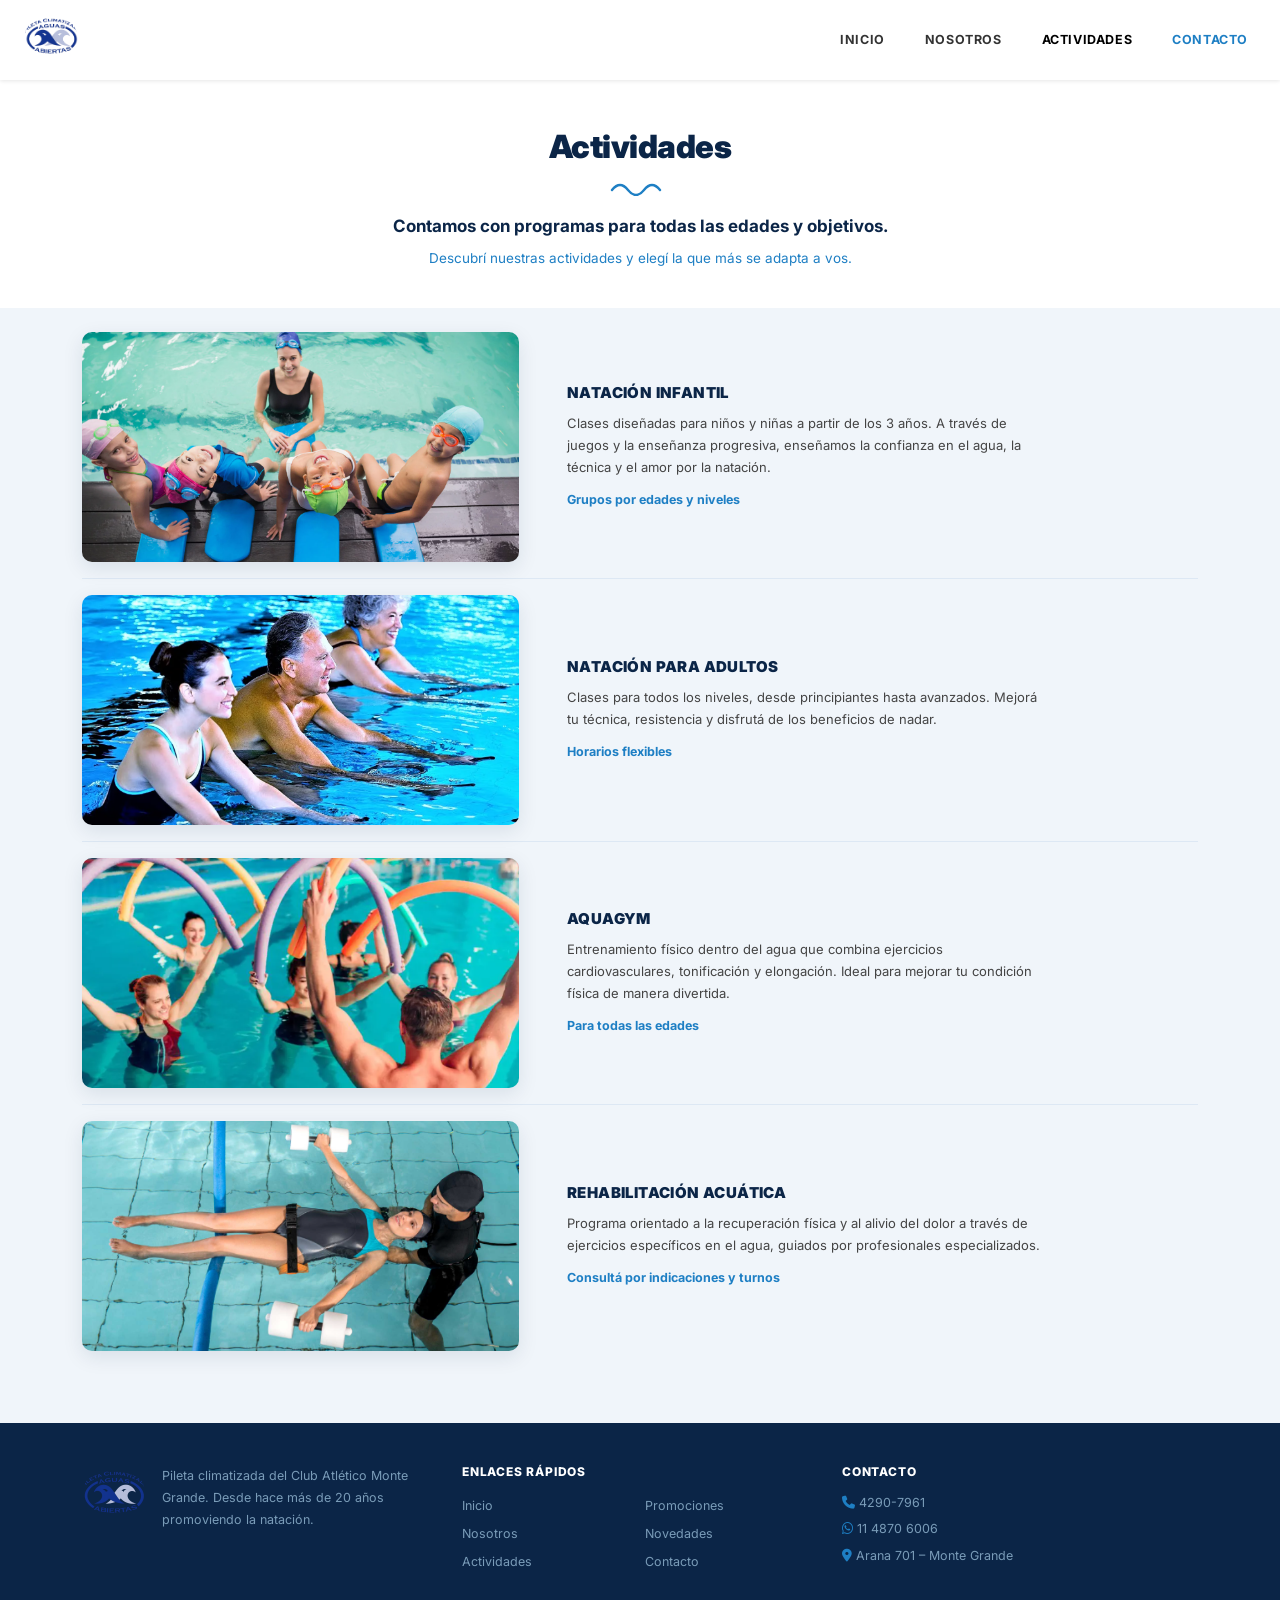
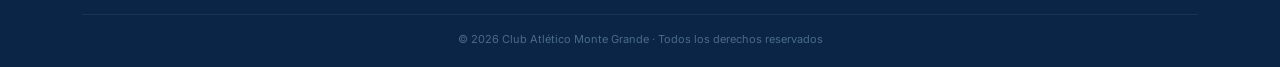
<file: actividades.html>
<!DOCTYPE html>
<html lang="es">
<head>
<meta charset="UTF-8">
<meta name="viewport" content="width=device-width, initial-scale=1.0">
<title>Actividades | Club Atlético Monte Grande</title>

<!-- 1) BOOTSTRAP 5 (siempre antes que el CSS propio) -->
<link href="https://cdn.jsdelivr.net/npm/bootstrap@5.3.3/dist/css/bootstrap.min.css" rel="stylesheet">

<!-- 2) FONT AWESOME -->
<link rel="stylesheet" href="https://cdnjs.cloudflare.com/ajax/libs/font-awesome/6.5.1/css/all.min.css">

<!-- 3) CSS COMPARTIDO DEL SITIO (topbar, navbar, footer) -->
<link rel="stylesheet" href="styles.css">

<!-- 4) CSS ESPECÍFICO SOLO PARA ACTIVIDADES -->
<link rel="stylesheet" href="actividades.css">
</head>
<body>

  <!-- ═══════════ NAVBAR ═══════════ -->
  <nav class="navbar navbar-expand-lg site-navbar sticky-top">
    <div class="container-fluid px-3 px-lg-4">
      <a class="navbar-brand" href="index.html">
        <img src="img/logo.png" alt="Club Atlético Monte Grande" class="site-navbar-logo">
      </a>
      <button class="navbar-toggler" type="button" data-bs-toggle="collapse" data-bs-target="#navMenu"
        aria-controls="navMenu" aria-expanded="false" aria-label="Abrir menú">
        <span class="navbar-toggler-icon"></span>
      </button>
      <div class="collapse navbar-collapse" id="navMenu">
        <ul class="navbar-nav ms-lg-auto mb-2 mb-lg-0 gap-lg-4 text-center text-lg-start">
          <li class="nav-item"><a class="nav-link" href="index.html">Inicio</a></li>
          <li class="nav-item"><a class="nav-link" href="nosotros.html">Nosotros</a></li>
          <li class="nav-item"><a class="nav-link active" href="actividades.html">Actividades</a></li>
          <li class="nav-item"><a class="nav-link site-navbar-contact" href="contacto.html">Contacto</a></li>
        </ul>
      </div>
    </div>
  </nav>

  <!-- ═══════════ HERO / TÍTULO ═══════════ -->
  <section class="actividades-hero text-center">
    <div class="container">
      <h1 class="actividades-hero-title">Actividades</h1>
      <svg class="actividades-hero-wave mx-auto d-block" width="60" height="20" viewBox="0 0 60 20" xmlns="http://www.w3.org/2000/svg">
        <path d="M2 14 Q10 4 18 14 T34 14 T50 14" stroke="#1e7fc4" stroke-width="2.4" fill="none" stroke-linecap="round"/>
      </svg>
      <p class="actividades-hero-lead">Contamos con programas para todas las edades y objetivos.</p>
      <p class="actividades-hero-sub">Descubrí nuestras actividades y elegí la que más se adapta a vos.</p>
    </div>
  </section>

  <!-- ═══════════ LISTADO DE ACTIVIDADES ═══════════ -->
  <section class="actividades-list">
    <div class="container">

      <div class="row align-items-center g-4 g-lg-5 actividad-row">
        <div class="col-lg-5">
          <div class="actividad-image-wrap">
            <img src="img/infantil.png" alt="Natación Infantil"
              onerror="this.src='https://placehold.co/400x260/1356a2/fff?text=Natación+Infantil'">
          </div>
        </div>
        <div class="col-lg-7">
          <h3 class="actividad-title">Natación infantil</h3>
          <p class="actividad-desc">
            Clases diseñadas para niños y niñas a partir de los 3 años.
            A través de juegos y la enseñanza progresiva, enseñamos
            la confianza en el agua, la técnica y el amor por la natación.
          </p>
          <span class="actividad-tag">Grupos por edades y niveles</span>
        </div>
      </div>

      <hr class="actividad-divider">

      <div class="row align-items-center g-4 g-lg-5 actividad-row">
        <div class="col-lg-5">
          <div class="actividad-image-wrap">
            <img src="img/adultos.png" alt="Natación para Adultos"
              onerror="this.src='https://placehold.co/400x260/1356a2/fff?text=Natación+Adultos'">
          </div>
        </div>
        <div class="col-lg-7">
          <h3 class="actividad-title">Natación para adultos</h3>
          <p class="actividad-desc">
            Clases para todos los niveles, desde principiantes hasta
            avanzados. Mejorá tu técnica, resistencia y disfrutá de
            los beneficios de nadar.
          </p>
          <span class="actividad-tag">Horarios flexibles</span>
        </div>
      </div>

      <hr class="actividad-divider">

      <div class="row align-items-center g-4 g-lg-5 actividad-row">
        <div class="col-lg-5">
          <div class="actividad-image-wrap">
            <img src="img/aquagym.png" alt="Aquagym"
              onerror="this.src='https://placehold.co/400x260/1356a2/fff?text=Aquagym'">
          </div>
        </div>
        <div class="col-lg-7">
          <h3 class="actividad-title">Aquagym</h3>
          <p class="actividad-desc">
            Entrenamiento físico dentro del agua que combina ejercicios
            cardiovasculares, tonificación y elongación. Ideal para
            mejorar tu condición física de manera divertida.
          </p>
          <span class="actividad-tag">Para todas las edades</span>
        </div>
      </div>

      <hr class="actividad-divider">

      <div class="row align-items-center g-4 g-lg-5 actividad-row">
        <div class="col-lg-5">
          <div class="actividad-image-wrap">
            <img src="img/rehabilitacion.png" alt="Rehabilitación Acuática"
              onerror="this.src='https://placehold.co/400x260/1356a2/fff?text=Rehabilitación'">
          </div>
        </div>
        <div class="col-lg-7">
          <h3 class="actividad-title">Rehabilitación acuática</h3>
          <p class="actividad-desc">
            Programa orientado a la recuperación física y al alivio del
            dolor a través de ejercicios específicos en el agua, guiados
            por profesionales especializados.
          </p>
          <span class="actividad-tag">Consultá por indicaciones y turnos</span>
        </div>
      </div>

    </div>
  </section>

  <!-- ═══════════ FOOTER ═══════════ -->
  <footer class="footer-site">
    <div class="container">
      <div class="row g-4 footer-site-grid">

        <div class="col-lg-4">
          <div class="d-flex align-items-start gap-3">
            <img src="img/logo.png" alt="Logo" class="footer-site-logo flex-shrink-0">
            <p class="footer-site-text mb-0">
              Pileta climatizada del Club Atlético Monte Grande.
              Desde hace más de 20 años promoviendo la natación.
            </p>
          </div>
        </div>

        <div class="col-lg-4 col-sm-6">
          <h4 class="footer-site-heading">Enlaces rápidos</h4>
          <ul class="footer-site-links list-unstyled row row-cols-2">
            <li class="col"><a href="index.html">Inicio</a></li>
            <li class="col"><a href="#">Promociones</a></li>
            <li class="col"><a href="nosotros.html">Nosotros</a></li>
            <li class="col"><a href="#">Novedades</a></li>
            <li class="col"><a href="actividades.html">Actividades</a></li>
            <li class="col"><a href="contacto.html">Contacto</a></li>
          </ul>
        </div>

        <div class="col-lg-4 col-sm-6">
          <h4 class="footer-site-heading">Contacto</h4>
          <div class="footer-site-contact d-flex flex-column gap-2">
            <div><i class="fa-solid fa-phone footer-site-icon"></i> 4290-7961</div>
            <div><i class="fa-brands fa-whatsapp footer-site-icon"></i> 11 4870 6006</div>
            <div><i class="fa-solid fa-location-dot footer-site-icon"></i> Arana 701 – Monte Grande</div>
          </div>
        </div>

      </div>

      <div class="footer-site-bottom text-center">
        © 2026 Club Atlético Monte Grande · Todos los derechos reservados
      </div>
    </div>
  </footer>

  <!-- BOOTSTRAP BUNDLE (necesario para navbar-toggler y collapse) -->
  <script src="https://cdn.jsdelivr.net/npm/bootstrap@5.3.3/dist/js/bootstrap.bundle.min.js"></script>
</body>
</html>
</file>
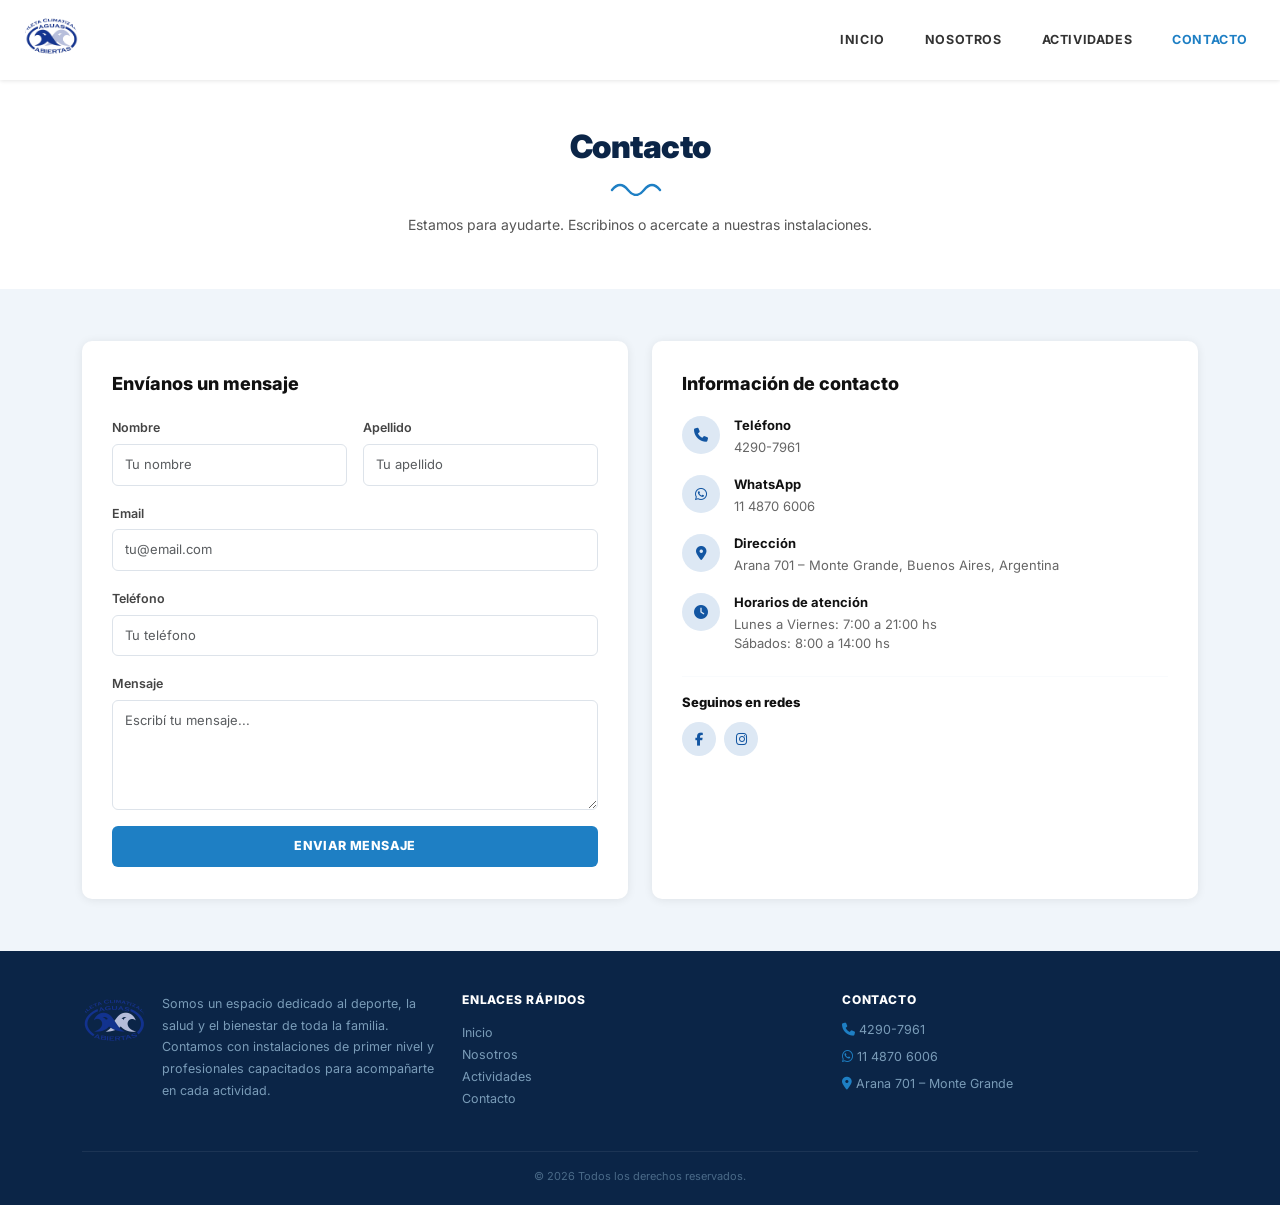
<file: contacto.html>
<!DOCTYPE html>
<html lang="es">
<head>
  <meta charset="UTF-8">
  <meta name="viewport" content="width=device-width, initial-scale=1.0">
  <title>Contacto | Club Atlético Monte Grande</title>

  <link href="https://cdn.jsdelivr.net/npm/bootstrap@5.3.3/dist/css/bootstrap.min.css" rel="stylesheet">
  <link rel="stylesheet" href="https://cdnjs.cloudflare.com/ajax/libs/font-awesome/6.5.1/css/all.min.css">
  <link rel="stylesheet" href="styles.css">
  <link rel="stylesheet" href="contacto.css">
</head>

<body>

<nav class="navbar navbar-expand-lg site-navbar sticky-top">
  <div class="container-fluid px-3 px-lg-4">
    <a class="navbar-brand" href="index.html">
      <img src="img/logo.png" alt="Club Atlético Monte Grande" class="site-navbar-logo">
    </a>

    <button class="navbar-toggler" type="button" data-bs-toggle="collapse" data-bs-target="#navMenu">
      <span class="navbar-toggler-icon"></span>
    </button>

    <div class="collapse navbar-collapse" id="navMenu">
      <ul class="navbar-nav ms-lg-auto mb-2 mb-lg-0 gap-lg-4 text-center text-lg-start">
        <li class="nav-item"><a class="nav-link" href="index.html">Inicio</a></li>
        <li class="nav-item"><a class="nav-link" href="nosotros.html">Nosotros</a></li>
        <li class="nav-item"><a class="nav-link" href="actividades.html">Actividades</a></li>
        <li class="nav-item"><a class="nav-link site-navbar-contact" href="contacto.html">Contacto</a></li>
      </ul>
    </div>
  </div>
</nav>

<section class="contact-hero text-center">
  <div class="container">
    <h1 class="contact-hero-title">Contacto</h1>

    <svg class="contact-hero-wave mx-auto d-block" width="60" height="20" viewBox="0 0 60 20">
      <path d="M2 14 Q10 4 18 14 T34 14 T50 14"
        stroke="#1e7fc4" stroke-width="2.4" fill="none" stroke-linecap="round"/>
    </svg>

    <p class="contact-hero-text mx-auto">
      Estamos para ayudarte. Escribinos o acercate a nuestras instalaciones.
    </p>
  </div>
</section>

<section class="contact-section">
  <div class="container">
    <div class="row g-4 justify-content-center">

      <div class="col-lg-6">
        <div class="contact-card h-100">
          <h2 class="contact-card-title">Envíanos un mensaje</h2>

          <form 
            class="contact-form"
            name="contacto"
            method="POST"
            data-netlify="true"
            netlify-honeypot="bot-field"
            action="/gracias.html">

            <input type="hidden" name="form-name" value="contacto">

            <p class="d-none">
              <label>No completar este campo: <input name="bot-field"></label>
            </p>

            <div class="row g-3">
              <div class="col-sm-6">
                <label for="nombre" class="form-label">Nombre</label>
                <input type="text" class="form-control" id="nombre" name="nombre" placeholder="Tu nombre" required>
              </div>

              <div class="col-sm-6">
                <label for="apellido" class="form-label">Apellido</label>
                <input type="text" class="form-control" id="apellido" name="apellido" placeholder="Tu apellido" required>
              </div>

              <div class="col-12">
                <label for="email" class="form-label">Email</label>
                <input type="email" class="form-control" id="email" name="email" placeholder="tu@email.com" required>
              </div>

              <div class="col-12">
                <label for="telefono" class="form-label">Teléfono</label>
                <input type="tel" class="form-control" id="telefono" name="telefono" placeholder="Tu teléfono">
              </div>

              <div class="col-12">
                <label for="mensaje" class="form-label">Mensaje</label>
                <textarea class="form-control" id="mensaje" name="mensaje" rows="4" placeholder="Escribí tu mensaje..." required></textarea>
              </div>

              <div class="col-12">
                <button type="submit" class="btn contact-submit-btn w-100">
                  Enviar mensaje
                </button>
              </div>
            </div>
          </form>

        </div>
      </div>

      <div class="col-lg-6">
        <div class="contact-card h-100">
          <h2 class="contact-card-title">Información de contacto</h2>

          <div class="contact-info-list">
            <div class="contact-info-item d-flex align-items-start">
              <div class="contact-info-icon flex-shrink-0">
                <i class="fa-solid fa-phone"></i>
              </div>
              <div class="contact-info-text">
                <strong>Teléfono</strong>
                <span>4290-7961</span>
              </div>
            </div>

            <div class="contact-info-item d-flex align-items-start">
              <div class="contact-info-icon flex-shrink-0">
                <i class="fa-brands fa-whatsapp"></i>
              </div>
              <div class="contact-info-text">
                <strong>WhatsApp</strong>
                <span>11 4870 6006</span>
              </div>
            </div>

            <div class="contact-info-item d-flex align-items-start">
              <div class="contact-info-icon flex-shrink-0">
                <i class="fa-solid fa-location-dot"></i>
              </div>
              <div class="contact-info-text">
                <strong>Dirección</strong>
                <span>Arana 701 – Monte Grande, Buenos Aires, Argentina</span>
              </div>
            </div>

            <div class="contact-info-item d-flex align-items-start">
              <div class="contact-info-icon flex-shrink-0">
                <i class="fa-solid fa-clock"></i>
              </div>
              <div class="contact-info-text">
                <strong>Horarios de atención</strong>
                <span>Lunes a Viernes: 7:00 a 21:00 hs</span>
                <span>Sábados: 8:00 a 14:00 hs</span>
              </div>
            </div>
          </div>

          <hr class="contact-info-divider">

          <h3 class="contact-social-title">Seguinos en redes</h3>

          <div class="contact-social-icons d-flex gap-2">
            <a href="https://www.facebook.com/share/1HTtkUSkPh/?mibextid=wwXIfr" aria-label="Facebook" target="_blank">
              <i class="fa-brands fa-facebook-f"></i>
            </a>

            <a href="https://www.instagram.com/piletaaguasabiertas/?hl=es" aria-label="Instagram" target="_blank">
              <i class="fa-brands fa-instagram"></i>
            </a>
          </div>

        </div>
      </div>

    </div>
  </div>
</section>

<footer class="footer-site">
  <div class="container">
    <div class="row g-4 footer-site-grid">

      <div class="col-lg-4">
        <div class="d-flex align-items-start gap-3">
          <img src="img/logo.png" alt="Logo" class="footer-site-logo flex-shrink-0">
          <p class="footer-site-text mb-0">
            Somos un espacio dedicado al deporte, la salud y el bienestar de toda la familia.
            Contamos con instalaciones de primer nivel y profesionales capacitados
            para acompañarte en cada actividad.
          </p>
        </div>
      </div>

      <div class="col-lg-4 col-sm-6">
        <h4 class="footer-site-heading">Enlaces rápidos</h4>
        <ul class="footer-site-links list-unstyled">
          <li><a href="index.html">Inicio</a></li>
          <li><a href="nosotros.html">Nosotros</a></li>
          <li><a href="actividades.html">Actividades</a></li>
          <li><a href="contacto.html">Contacto</a></li>
        </ul>
      </div>

      <div class="col-lg-4 col-sm-6">
        <h4 class="footer-site-heading">Contacto</h4>
        <div class="footer-site-contact d-flex flex-column gap-2">
          <div><i class="fa-solid fa-phone footer-site-icon"></i> 4290-7961</div>
          <div><i class="fa-brands fa-whatsapp footer-site-icon"></i> 11 4870 6006</div>
          <div><i class="fa-solid fa-location-dot footer-site-icon"></i> Arana 701 – Monte Grande</div>
        </div>
      </div>

    </div>

    <div class="footer-site-bottom text-center">
      © 2026 Todos los derechos reservados.
    </div>
  </div>
</footer>

<script src="https://cdn.jsdelivr.net/npm/bootstrap@5.3.3/dist/js/bootstrap.bundle.min.js"></script>

</body>
</html>
</file>
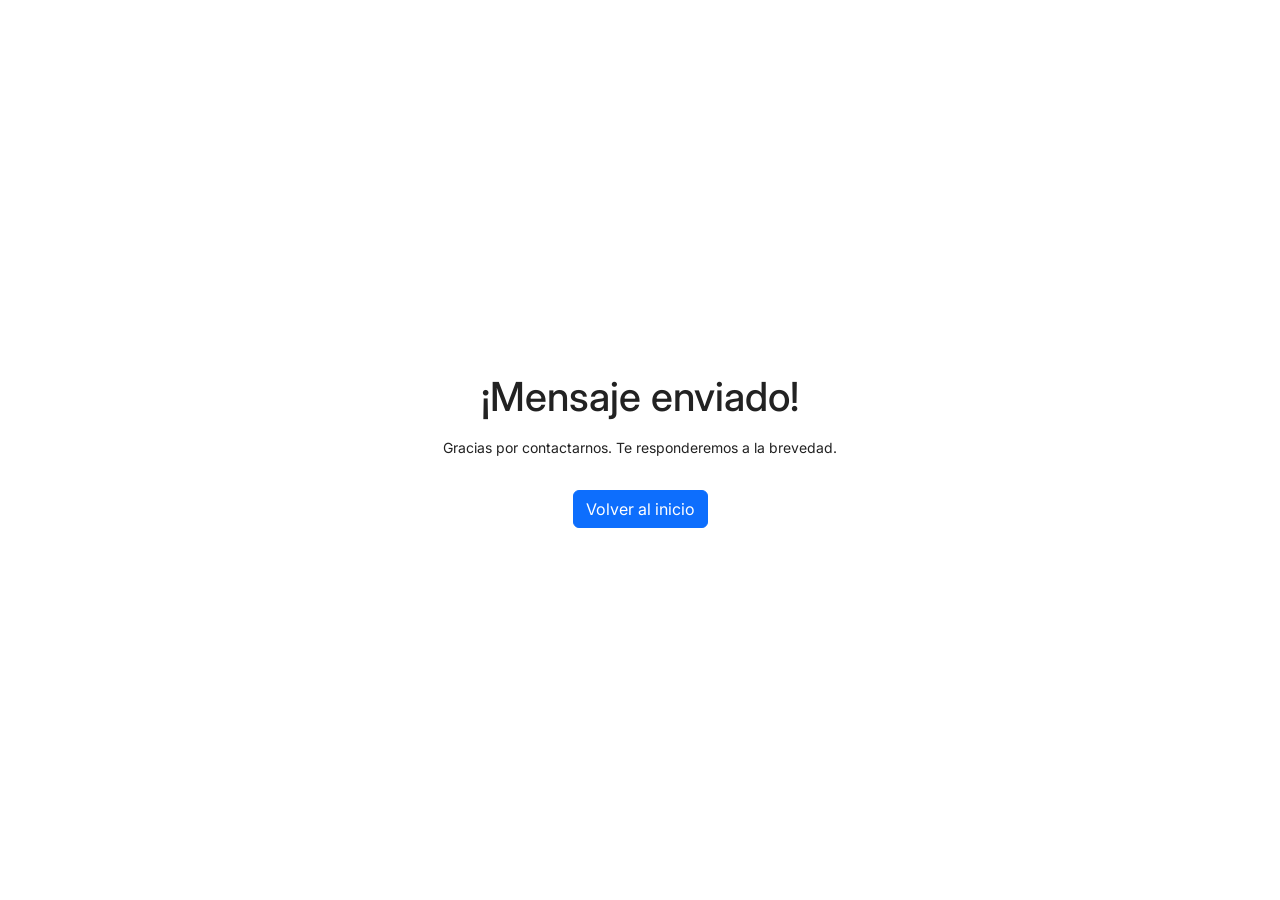
<file: gracias.html>
<!DOCTYPE html>
<html lang="es">
<head>
  <meta charset="UTF-8">
  <meta name="viewport" content="width=device-width, initial-scale=1.0">
  <title>Mensaje enviado</title>

  <link href="https://cdn.jsdelivr.net/npm/bootstrap@5.3.3/dist/css/bootstrap.min.css" rel="stylesheet">
  <link rel="stylesheet" href="styles.css">
</head>

<body>

  <main class="container min-vh-100 d-flex align-items-center justify-content-center text-center">
    <div>
      <h1>¡Mensaje enviado!</h1>
      <p class="mt-3">Gracias por contactarnos. Te responderemos a la brevedad.</p>
      <a href="index.html" class="btn btn-primary mt-3">Volver al inicio</a>
    </div>
  </main>

</body>
</html>
</file>
<file: styles.css>
@import url('https://fonts.googleapis.com/css2?family=Inter:wght@400;500;600;700;800;900&display=swap');

/* ══════════════════════════════════════════════════════════
   STYLES.CSS — Identidad visual compartida del sitio.
   Se carga DESPUÉS de Bootstrap 5 para sobrescribir solo
   lo necesario (colores, tipografía, tarjetas, botones).
   La estructura (grid/responsive) la resuelve Bootstrap.
   ══════════════════════════════════════════════════════════ */

:root {
  --cam-navy: #0b2547;
  --cam-navy-dark: #1a1a2e;
  --cam-blue: #1356a2;
  --cam-blue-light: #1e7fc4;
  --cam-sky: #b8d8f0;
  --cam-sky-soft: #dde8f4;
}

body {
  font-family: 'Inter', sans-serif;
  font-size: 14px;
  color: #222;
  background: #fff;
}

/* ─── TOP BAR ─────────────────────────────── */
.site-topbar {
  background: var(--cam-navy-dark);
  color: #ccc;
  font-size: 11.5px;
}
.site-topbar-info span {
  display: inline-flex;
  align-items: center;
  gap: 5px;
}
.site-topbar-info .phone-icon { color: #e44; font-size: 10px; }
.site-topbar-info .mobile-icon,
.site-topbar-info .pin-icon { color: #ccc; font-size: 10px; }
.site-topbar-social a {
  color: #aaa;
  text-decoration: none;
  font-size: 12px;
  width: 20px;
  height: 20px;
  display: inline-flex;
  align-items: center;
  justify-content: center;
  border: 1px solid #444;
  border-radius: 3px;
}
.site-topbar-social a:hover { color: #fff; border-color: #888; }

/* ─── NAVBAR ─────────────────────────────── */
.site-navbar {
  background: #fff;
  padding-top: .5rem;
  padding-bottom: .5rem;
  box-shadow: 0 1px 4px rgba(0,0,0,0.1);
}
.site-navbar-logo {
  width: 54px;
  height: 54px;
  border-radius: 50%;
  object-fit: cover;
}
.site-navbar .nav-link {
  color: #333;
  font-size: 12.5px;
  font-weight: 700;
  letter-spacing: 0.6px;
  text-transform: uppercase;
}
.site-navbar .nav-link:hover { color: var(--cam-blue); }
.site-navbar .nav-link.site-navbar-contact { color: var(--cam-blue-light); }

/* ─── HERO ─────────────────────────────── */
.hero {
  position: relative;
  min-height: 320px;
  background:
    linear-gradient(to right, rgba(8,28,55,0.88) 35%, rgba(8,28,55,0.35) 70%, rgba(8,28,55,0.1) 100%),
    url('img/background.jpg') center/cover no-repeat;
  display: flex;
  align-items: center;
  padding: 52px 0;
  color: #fff;
  overflow: hidden;
}
.hero h1 {
  font-size: 38px;
  font-weight: 900;
  line-height: 1.15;
  margin-bottom: 14px;
  letter-spacing: -0.5px;
  color: #fff;
}
.hero-subtitle-ghost {
  font-size: 14px;
  color: rgba(180,210,240,0.5);
  margin-bottom: 2px;
  font-style: italic;
}
.hero p.sub {
  font-size: 13.5px;
  color: #b8d8f0;
  margin-bottom: 26px;
  line-height: 1.6;
  max-width: 380px;
}
.btn-blue {
  background: var(--cam-blue-light);
  color: #fff;
  padding: 10px 22px;
  border: none;
  border-radius: 3px;
  font-size: 12px;
  font-weight: 800;
  cursor: pointer;
  text-transform: uppercase;
  letter-spacing: 0.4px;
  display: inline-flex;
  align-items: center;
  gap: 8px;
  text-decoration: none;
}
.btn-blue:hover { background: #176aaa; color: #fff; }
.btn-blue .arrow { font-size: 14px; }
.btn-ghost {
  background: transparent;
  color: rgba(255,255,255,0.85);
  padding: 10px 20px;
  border: 1.5px solid rgba(255,255,255,0.55);
  border-radius: 3px;
  font-size: 12px;
  font-weight: 700;
  cursor: pointer;
  text-transform: uppercase;
  text-decoration: none;
  display: inline-flex;
  align-items: center;
  gap: 6px;
}
.btn-ghost:hover { background: rgba(255,255,255,0.1); color: #fff; }

/* ─── STATS BAR ─────────────────────────── */
.stats-bar {
  background: #fff;
  padding: 26px 0;
  border-bottom: 1px solid #e5edf5;
}
.stat-icon {
  color: var(--cam-blue);
  opacity: 0.75;
  line-height: 1;
}
.stat-number {
  font-size: 19px;
  font-weight: 800;
  color: #1a1a1a;
  line-height: 1.1;
}
.stat-label {
  font-size: 11.5px;
  color: #777;
  margin-top: 1px;
}

/* ─── ACTIVITIES ─────────────────────────── */
.activities-section {
  background: #f0f5fa;
  padding: 48px 0 52px;
}
.section-heading {
  font-size: 19px;
  font-weight: 900;
  text-transform: uppercase;
  color: #1a1a1a;
  letter-spacing: 1.5px;
  margin-bottom: 32px;
}
.activity-card {
  background: #fff;
  border-radius: 6px;
  overflow: hidden;
  box-shadow: 0 1px 6px rgba(0,0,0,0.08);
  text-align: left;
  transition: box-shadow 0.2s, transform 0.2s;
}
.activity-card:hover {
  box-shadow: 0 4px 18px rgba(0,0,0,0.13);
  transform: translateY(-3px);
}
.activity-card img {
  width: 100%;
  height: 145px;
  object-fit: cover;
  display: block;
}
.activity-card-body {
  padding: 14px 14px 18px;
}
.activity-card-title {
  font-size: 12.5px;
  font-weight: 900;
  text-transform: uppercase;
  color: #111;
  margin-bottom: 7px;
  letter-spacing: 0.3px;
}
.activity-card-desc {
  font-size: 12px;
  color: #666;
  line-height: 1.65;
}

/* ─── WHY US ─────────────────────────────── */
.why-section {
  background: #fff;
  padding: 50px 0;
}
.why-image-wrap {
  height: 240px;
  border-radius: 8px;
  overflow: hidden;
  background: #c8d8e8;
}
.why-image-wrap img {
  width: 100%;
  height: 100%;
  object-fit: cover;
  display: block;
}
.why-title {
  font-size: 17px;
  font-weight: 900;
  text-transform: uppercase;
  color: #111;
  letter-spacing: 0.8px;
  margin-bottom: 20px;
}
.why-list {
  list-style: none;
  display: flex;
  flex-direction: column;
  gap: 10px;
  margin: 0;
  padding: 0;
}
.why-list li {
  position: relative;
  padding-left: 20px;
  font-size: 13px;
  color: #444;
  line-height: 1.5;
}
.why-list li::before {
  content: '';
  position: absolute;
  left: 0;
  top: 6px;
  width: 9px;
  height: 9px;
  border-radius: 50%;
  background: var(--cam-blue-light);
}
.dots-grid {
  display: grid;
  grid-template-columns: repeat(5, 10px);
  gap: 8px;
}
.dot {
  width: 10px;
  height: 10px;
  border-radius: 50%;
  background: var(--cam-sky-soft);
}

/* ─── CTA BANNER ─────────────────────────── */
.cta-banner-wrapper {
  background: #fff;
  padding: 10px 0 50px;
  position: relative;
  z-index: 2;
}
.cta-banner {
  background: #1a5db8;
  padding: 24px 28px;
  border-radius: 6px;
  box-shadow: 0 8px 28px rgba(19,86,162,0.28);
}
.cta-avatar {
  width: 52px;
  height: 52px;
  border-radius: 50%;
  background: #fff;
  display: flex;
  align-items: center;
  justify-content: center;
  overflow: hidden;
}
.cta-avatar-placeholder {
  width: 32px;
  height: 32px;
  border-radius: 50%;
  background: #b0c8e8;
}
.cta-text h3 {
  color: #fff;
  font-size: 16px;
  font-weight: 800;
  margin-bottom: 3px;
}
.cta-text p {
  color: #a8ccea;
  font-size: 12.5px;
  margin: 0;
}
.btn-whatsapp {
  background: #fff;
  color: var(--cam-blue);
  padding: 11px 26px;
  border: none;
  border-radius: 3px;
  font-size: 12px;
  font-weight: 800;
  text-transform: uppercase;
  letter-spacing: 0.4px;
  cursor: pointer;
  display: inline-flex;
  align-items: center;
  gap: 8px;
  text-decoration: none;
  white-space: nowrap;
}
.btn-whatsapp:hover { background: #e4f0fb; color: var(--cam-blue); }
.btn-whatsapp::before { content: '✉'; font-size: 13px; }

/* ─── FOOTER (compartido) ─────────────────────────────── */
.footer-site {
  background: var(--cam-navy);
  color: #8aaec8;
  padding: 42px 0 20px;
}
.footer-site-grid { margin-bottom: 26px; }
.footer-site-logo {
  width: 64px;
  height: 64px;
  border-radius: 50%;
  object-fit: cover;
}
.footer-site-text {
  font-size: 12.5px;
  line-height: 1.75;
  color: #7a9cb8;
}
.footer-site-heading {
  color: #fff;
  font-size: 12px;
  font-weight: 800;
  text-transform: uppercase;
  letter-spacing: 0.8px;
  margin-bottom: 14px;
}
.footer-site-links { --bs-gutter-x: 10px; row-gap: 6px; }
.footer-site-links a {
  color: #7a9cb8;
  text-decoration: none;
  font-size: 12.5px;
  line-height: 1.6;
}
.footer-site-links a:hover { color: #fff; }
.footer-site-contact {
  font-size: 12.5px;
  color: #7a9cb8;
}
.footer-site-contact .fc-icon,
.footer-site-icon { color: var(--cam-blue-light); font-size: 13px; }
.footer-site-bottom {
  border-top: 1px solid rgba(255,255,255,0.07);
  padding-top: 16px;
  font-size: 11px;
  color: #4a6a88;
}

/* ─── RESPONSIVE AJUSTES FINOS ─────────────────────────────── */
@media (max-width: 991.98px) {
  .hero { text-align: left; padding: 44px 0; }
  .hero h1 { font-size: 30px; }
}
@media (max-width: 767.98px) {
  .cta-banner { text-align: center; }
  .cta-left { flex-direction: column; }
}
</file>
<file: actividades.css>
/* ══════════════════════════════════════════════════════════
   ACTIVIDADES.CSS
   Estilos EXCLUSIVOS de la página Actividades.
   Topbar, navbar y footer son compartidos y viven en styles.css.
   Se carga DESPUÉS de Bootstrap y DESPUÉS de styles.css.
   ══════════════════════════════════════════════════════════ */

:root {
  --cam-navy: #0b2547;
  --cam-blue: #1356a2;
  --cam-blue-light: #1e7fc4;
}

/* ─── HERO / TÍTULO ─────────────────────────────── */
.actividades-hero {
  background: #fff;
  padding: 48px 0 40px;
}
.actividades-hero-title {
  font-size: 32px;
  font-weight: 900;
  color: var(--cam-navy);
  letter-spacing: -0.5px;
  margin-bottom: 10px;
}
.actividades-hero-wave {
  margin-bottom: 18px;
}
.actividades-hero-lead {
  font-size: 17px;
  font-weight: 700;
  color: var(--cam-navy);
  margin-bottom: 8px;
}
.actividades-hero-sub {
  font-size: 13.5px;
  color: var(--cam-blue-light);
  margin-bottom: 0;
}

/* ─── LISTADO DE ACTIVIDADES ─────────────────────────────── */
.actividades-list {
  background: #f0f5fa;
  padding: 8px 0 56px;
}
.actividad-row { padding: 16px 0; }

.actividad-image-wrap {
  border-radius: 10px;
  overflow: hidden;
  box-shadow: 0 6px 20px rgba(11,37,71,0.1);
}
.actividad-image-wrap img {
  width: 100%;
  height: 230px;
  object-fit: cover;
  display: block;
  transition: transform 0.4s ease;
}
.actividad-image-wrap:hover img {
  transform: scale(1.08);
}

.actividad-title {
  font-size: 15px;
  font-weight: 900;
  text-transform: uppercase;
  letter-spacing: 0.4px;
  color: var(--cam-navy);
  margin-bottom: 10px;
}
.actividad-desc {
  font-size: 13px;
  color: #444;
  line-height: 1.7;
  margin-bottom: 10px;
  max-width: 480px;
}
.actividad-tag {
  display: inline-block;
  font-size: 12.5px;
  font-weight: 700;
  color: var(--cam-blue-light);
}

.actividad-divider {
  border-top: 1px solid #dde8f4;
  margin: 0;
  opacity: 1;
}

/* ─── RESPONSIVE AJUSTES FINOS ─────────────────────────────── */
@media (max-width: 767.98px) {
  .actividades-hero { padding: 36px 0 30px; }
  .actividades-hero-title { font-size: 26px; }
  .actividad-desc { max-width: 100%; }
  .actividad-row { text-align: center; }
  .actividad-desc { margin-left: auto; margin-right: auto; }
}
</file>
<file: contacto.css>
/* ══════════════════════════════════════════════════════════
   CONTACTO.CSS
   Estilos EXCLUSIVOS de la sección Contacto.
   El topbar, la navbar y el footer son compartidos con el
   resto del sitio y viven en styles.css (para no duplicar
   ni romper otras páginas). Este archivo solo define:
   hero de contacto, tarjetas, formulario e info de contacto.
   Se carga DESPUÉS de Bootstrap y DESPUÉS de styles.css.
   ══════════════════════════════════════════════════════════ */

:root {
  --cam-navy: #0b2547;
  --cam-blue: #1356a2;
  --cam-blue-light: #1e7fc4;
  --cam-sky: #b8d8f0;
  --cam-sky-soft: #dde8f4;
  --cam-gray-text: #666;
}

/* ─── HERO CONTACTO ─────────────────────────────── */
.contact-hero {
  background: #fff;
  padding: 48px 0 36px;
}
.contact-hero-title {
  font-size: 32px;
  font-weight: 900;
  color: var(--cam-navy);
  letter-spacing: -0.5px;
  margin-bottom: 10px;
}
.contact-hero-wave {
  margin-bottom: 18px;
}
.contact-hero-text {
  font-size: 14px;
  color: #555;
  max-width: 480px;
  line-height: 1.6;
  margin-left: auto;
  margin-right: auto;
}

/* ─── SECCIÓN CONTACTO ─────────────────────────────── */
.contact-section {
  background: #f0f5fa;
  padding: 52px 0;
}

.contact-card {
  background: #fff;
  border-radius: 10px;
  box-shadow: 0 1px 10px rgba(0,0,0,0.08);
  padding: 32px 30px;
}
.contact-card-title {
  font-size: 18px;
  font-weight: 800;
  color: #111;
  margin-bottom: 22px;
}

/* Formulario: reusamos form-control de Bootstrap y solo ajustamos detalles */
.contact-form .form-label {
  font-size: 12.5px;
  font-weight: 600;
  color: #444;
  margin-bottom: 6px;
}
.contact-form .form-control {
  font-size: 13px;
  border-radius: 6px;
  border-color: #dde3ea;
  padding: 10px 12px;
}
.contact-form .form-control:focus {
  border-color: var(--cam-blue-light);
  box-shadow: 0 0 0 0.2rem rgba(30,127,196,0.15);
}
.contact-form textarea.form-control {
  resize: vertical;
  min-height: 110px;
}

.contact-submit-btn {
  background: var(--cam-blue-light);
  color: #fff;
  font-size: 12.5px;
  font-weight: 800;
  text-transform: uppercase;
  letter-spacing: 0.4px;
  padding: 11px 26px;
  border: none;
  border-radius: 6px;
}
.contact-submit-btn:hover {
  background: #176aaa;
  color: #fff;
}

/* Información de contacto */
.contact-info-list {
  display: flex;
  flex-direction: column;
  gap: 18px;
  margin-bottom: 22px;
}
.contact-info-item .contact-info-icon {
  width: 38px;
  height: 38px;
  border-radius: 50%;
  background: var(--cam-sky-soft);
  color: var(--cam-blue);
  display: flex;
  align-items: center;
  justify-content: center;
  font-size: 14px;
  margin-right: 14px;
}
.contact-info-text {
  display: flex;
  flex-direction: column;
  font-size: 13px;
  color: var(--cam-gray-text);
}
.contact-info-text strong {
  color: #111;
  font-size: 13px;
  margin-bottom: 2px;
}

.contact-info-divider {
  border-top: 1px solid #e5edf5;
  margin: 18px 0;
}

.contact-social-title {
  font-size: 13px;
  font-weight: 800;
  color: #111;
  margin-bottom: 12px;
}
.contact-social-icons a {
  width: 34px;
  height: 34px;
  border-radius: 50%;
  background: var(--cam-sky-soft);
  color: var(--cam-blue);
  display: inline-flex;
  align-items: center;
  justify-content: center;
  text-decoration: none;
  font-size: 13px;
}
.contact-social-icons a:hover {
  background: var(--cam-blue-light);
  color: #fff;
}

/* ─── RESPONSIVE AJUSTES FINOS ─────────────────────────────── */
@media (max-width: 767.98px) {
  .contact-hero { padding: 36px 0 28px; }
  .contact-hero-title { font-size: 26px; }
  .contact-card { padding: 24px 20px; }
  .contact-section { padding: 36px 0; }
}

@media (min-width: 576px) {
  .contact-submit-btn.w-sm-auto { width: auto !important; }
}
</file>
